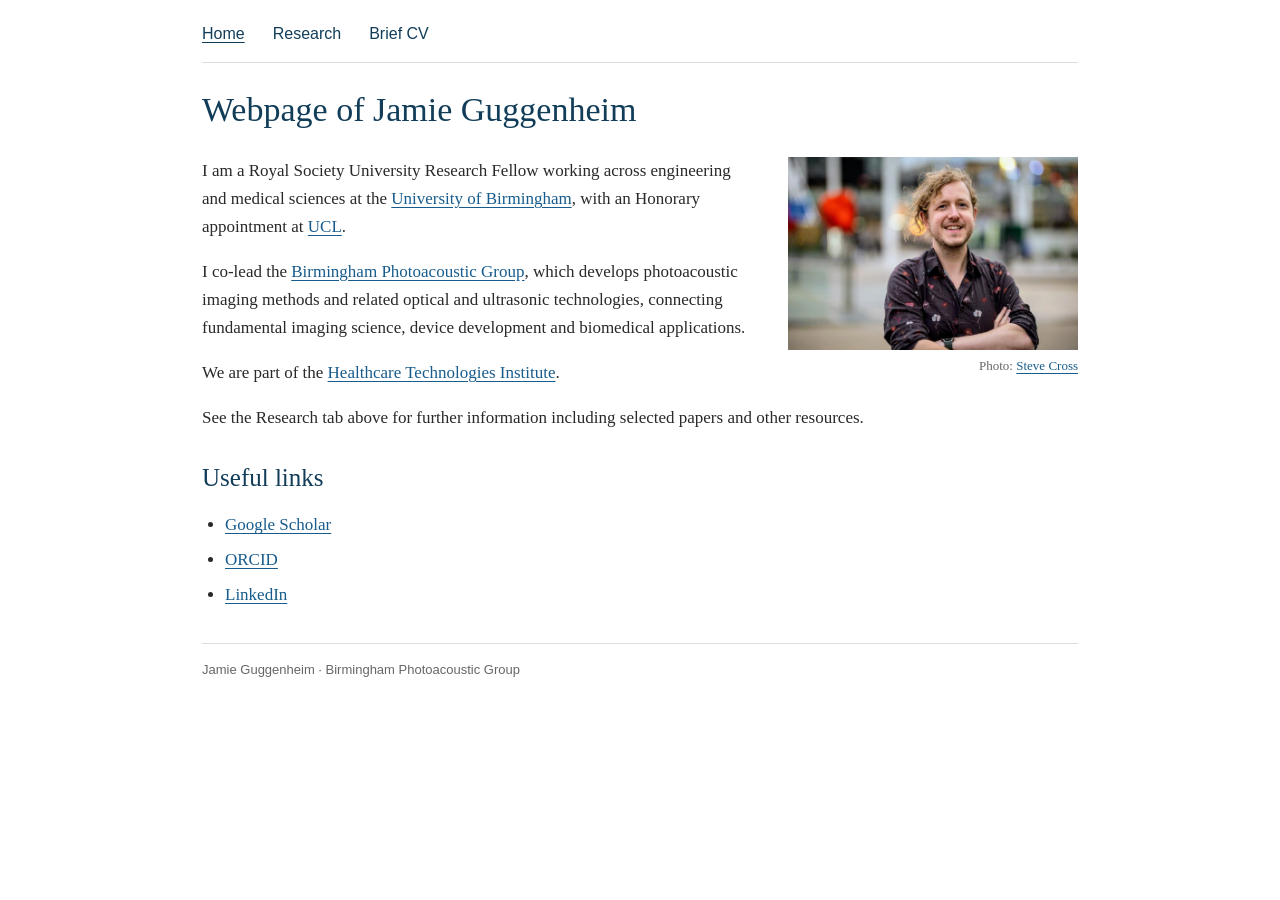
<file: index.html>
<!doctype html>
<html lang="en-GB"><head><meta charset="utf-8"><meta name="viewport" content="width=device-width, initial-scale=1"><title>Home | Jamie Guggenheim</title><meta name="description" content="Jamie Guggenheim's research in photoacoustic imaging, biomedical optics and ultrasound sensing at the University of Birmingham."><link rel="stylesheet" href="style.css"></head>
<body><a class="skip" href="#main">Skip to content</a><div class="page"><nav aria-label="Main navigation"><a href="index.html" aria-current="page">Home</a><a href="research.html">Research</a><a href="cv.html">Brief CV</a></nav><main id="main"><h1>Webpage of Jamie Guggenheim</h1>
<figure class="portrait">
  <img src="portrait.jpeg"
       width="1280" height="853"
       alt="Jamie Guggenheim outside the Exchange in Birmingham">
  <figcaption>Photo: <a href="https://urldefense.com/v3/__https://www.instagram.com/stevecrossphotos/__;!!CF15FET90Tp8!H-sBL_F7ATXK8TRDGfYM4ZEUrLPwi94UE_HD9CR4awwCbK8R5KTqI6JoEt6l0PQeME85OCnywmbUx6drYucRd2MHeF6e59b7b0d01My0$">Steve Cross</a></figcaption>
</figure>
<p>I am a Royal Society University Research Fellow working across engineering and medical sciences at the <a href="https://www.birmingham.ac.uk/staff/profiles/cardiovascular-sciences/guggenheim-jamie">University of Birmingham</a>, with an Honorary appointment at <a href="https://profiles.ucl.ac.uk/40715-james-guggenheim">UCL</a>.</p>
<p>I co-lead the <a href="https://birminghamphotoacousticgroup.co.uk/">Birmingham Photoacoustic Group</a>, which develops photoacoustic imaging methods and related optical and ultrasonic technologies, connecting fundamental imaging science, device development and biomedical applications.</p>
<p>We are part of the <a href="https://www.birmingham.ac.uk/research/centres-institutes/healthcare-technologies">Healthcare Technologies Institute</a>.</p>
<p>See the Research tab above for further information including selected papers and other resources.</p>
<h2>Useful links</h2>
<ul>
    <li><a href="https://scholar.google.com/citations?user=PnWrorUAAAAJ&amp;hl=en">Google Scholar</a></li>
    <li><a href="https://orcid.org/0000-0003-4295-0525">ORCID</a></li>
    <li><a href="https://www.linkedin.com/in/jamie-guggenheim-85398355/?lipi=urn%3Ali%3Apage%3Ad_flagship3_profile_view_base%3Byk0OL6jzSqO9PxOieLCepg%3D%3D">LinkedIn</a>
    </p></main>
<footer>Jamie Guggenheim · Birmingham Photoacoustic Group</footer></div></body></html>
</file>
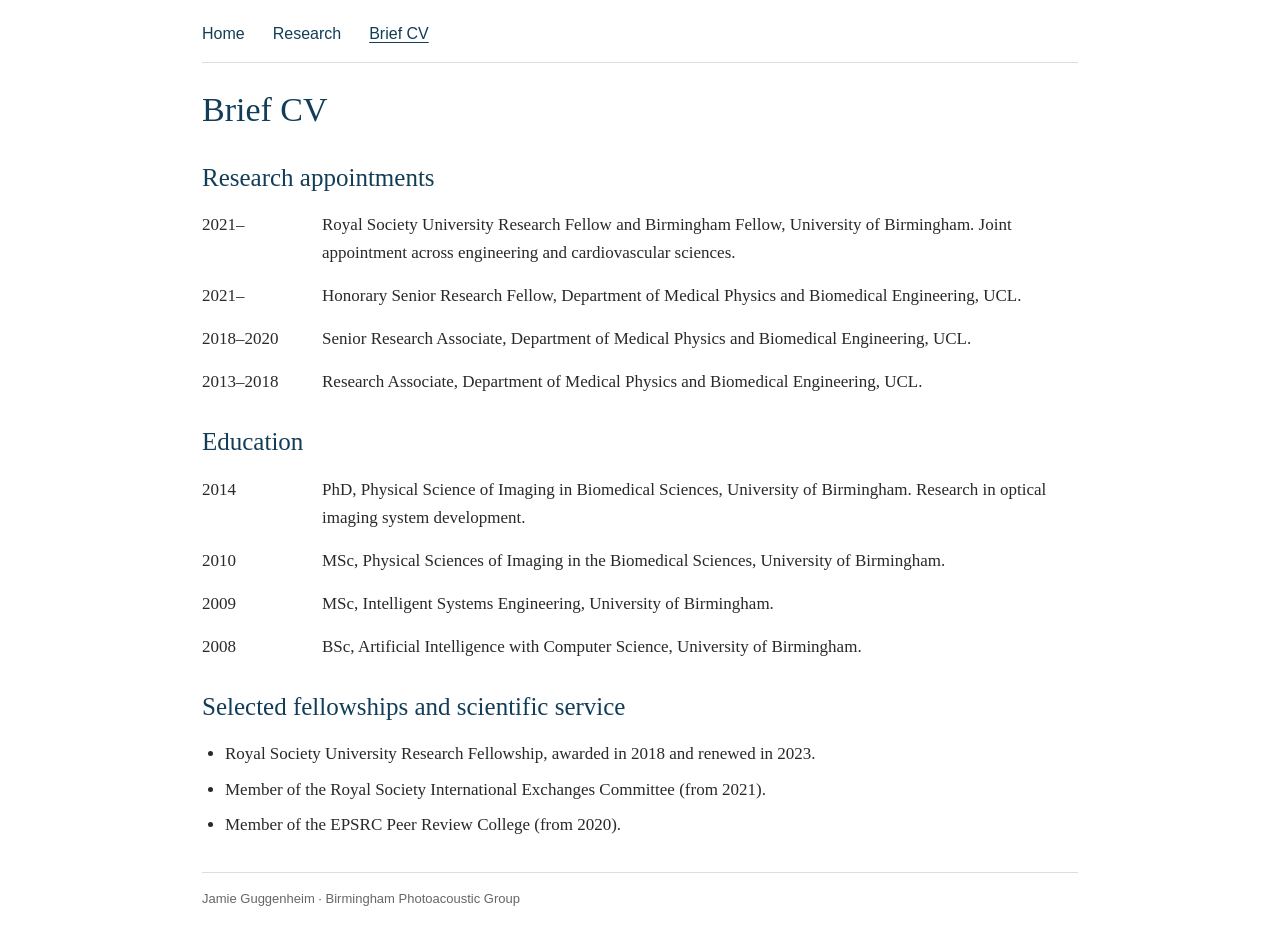
<file: cv.html>
<!doctype html>
<html lang="en-GB"><head><meta charset="utf-8"><meta name="viewport" content="width=device-width, initial-scale=1"><title>Brief CV | Jamie Guggenheim</title><meta name="description" content="Jamie Guggenheim's research in photoacoustic imaging, biomedical optics and ultrasound sensing at the University of Birmingham."><link rel="stylesheet" href="style.css"></head>
<body><a class="skip" href="#main">Skip to content</a><div class="page"><nav aria-label="Main navigation"><a href="index.html">Home</a><a href="research.html">Research</a><a href="cv.html" aria-current="page">Brief CV</a></nav><main id="main"><h1>Brief CV</h1><h2>Research appointments</h2>
<dl><dt>2021–</dt><dd>Royal Society University Research Fellow and Birmingham Fellow, University of Birmingham. Joint appointment across engineering and cardiovascular sciences.</dd><dt>2021–</dt><dd>Honorary Senior Research Fellow, Department of Medical Physics and Biomedical Engineering, UCL.</dd><dt>2018–2020</dt><dd>Senior Research Associate, Department of Medical Physics and Biomedical Engineering, UCL.</dd><dt>2013–2018</dt><dd>Research Associate, Department of Medical Physics and Biomedical Engineering, UCL.</dd></dl>
<h2>Education</h2><dl><dt>2014</dt><dd>PhD, Physical Science of Imaging in Biomedical Sciences, University of Birmingham. Research in optical imaging system development.</dd><dt>2010</dt><dd>MSc, Physical Sciences of Imaging in the Biomedical Sciences, University of Birmingham.</dd><dt>2009</dt><dd>MSc, Intelligent Systems Engineering, University of Birmingham.</dd><dt>2008</dt><dd>BSc, Artificial Intelligence with Computer Science, University of Birmingham.</dd></dl>
<h2>Selected fellowships and scientific service</h2><ul><li>Royal Society University Research Fellowship, awarded in 2018 and renewed in 2023.</li><li>Member of the Royal Society International Exchanges Committee (from 2021).</li><li>Member of the EPSRC Peer Review College (from 2020).</li></ul></main><footer>Jamie Guggenheim · Birmingham Photoacoustic Group</footer></div></body></html>
</file>
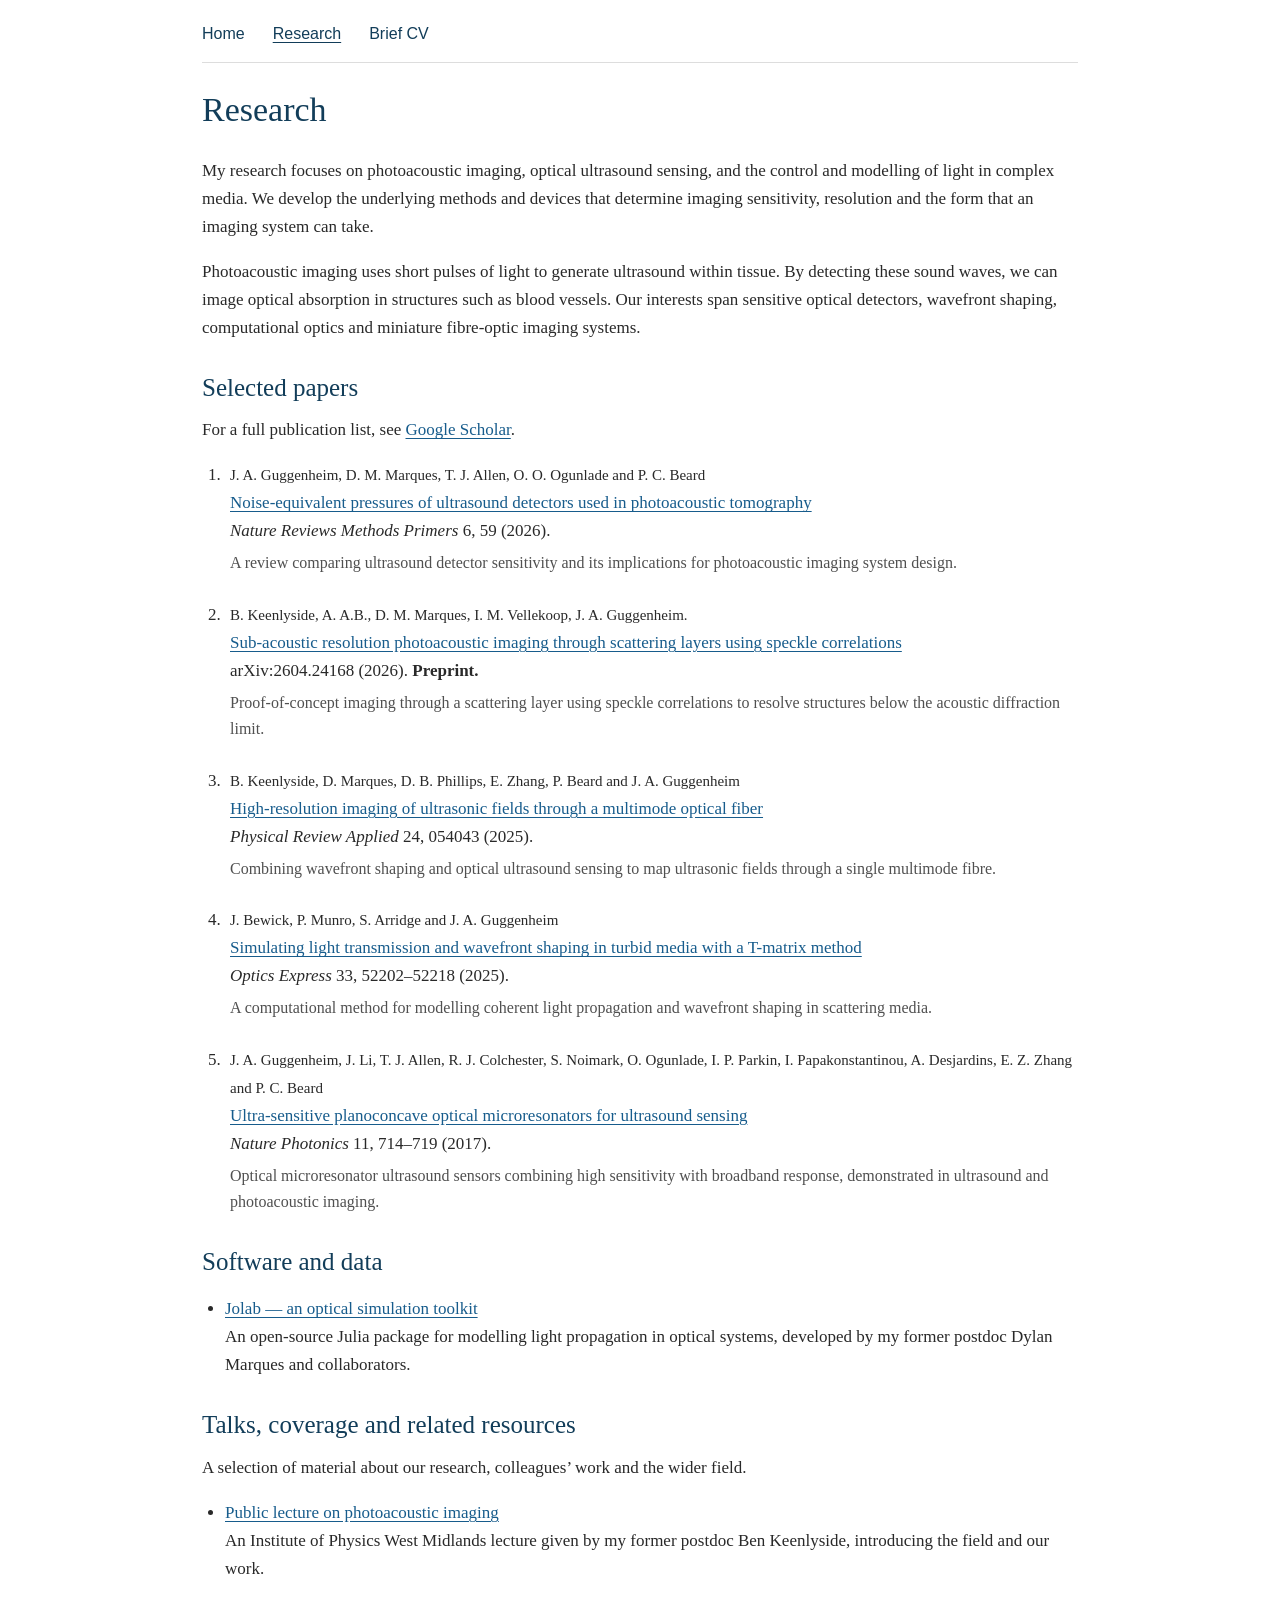
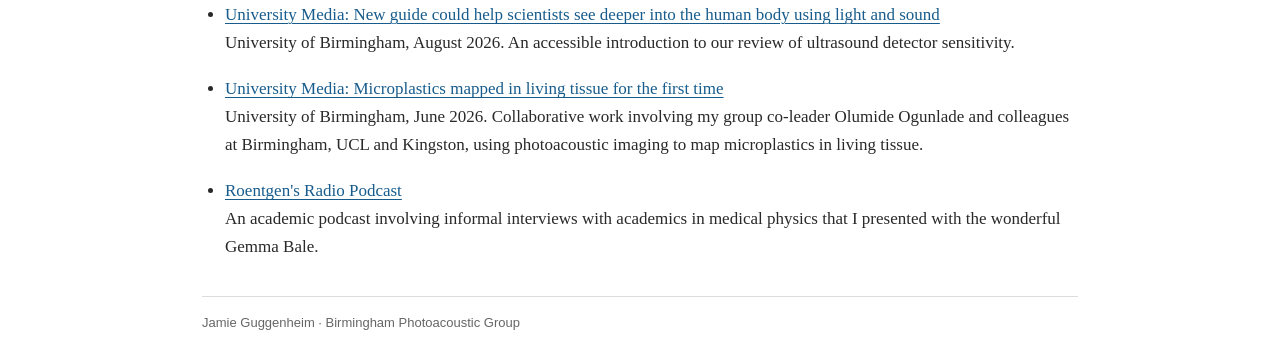
<file: research.html>
<!doctype html>
<html lang="en-GB"><head><meta charset="utf-8"><meta name="viewport" content="width=device-width, initial-scale=1"><title>Research | Jamie Guggenheim</title><meta name="description" content="Jamie Guggenheim's research in photoacoustic imaging, biomedical optics and ultrasound sensing at the University of Birmingham."><link rel="stylesheet" href="style.css"></head>
<body><a class="skip" href="#main">Skip to content</a><div class="page"><nav aria-label="Main navigation"><a href="index.html">Home</a><a href="research.html" aria-current="page">Research</a><a href="cv.html">Brief CV</a></nav><main id="main"><h1>Research</h1>
<p>My research focuses on photoacoustic imaging, optical ultrasound sensing, and the control and modelling of light in complex media. We develop the underlying methods and devices that determine imaging sensitivity, resolution and the form that an imaging system can take.</p>
<p>Photoacoustic imaging uses short pulses of light to generate ultrasound within tissue. By detecting these sound waves, we can image optical absorption in structures such as blood vessels. Our interests span sensitive optical detectors, wavefront shaping, computational optics and miniature fibre-optic imaging systems.</p>
<h2>Selected papers</h2><p>For a full publication list, see <a href="https://scholar.google.com/citations?user=PnWrorUAAAAJ&amp;hl=en">Google Scholar</a>.</p>
<!-- Add papers as additional list items, following the same format. -->
<ol class="papers"><li><span class="authors">J. A. Guggenheim, D. M. Marques, T. J. Allen, O. O. Ogunlade and P. C. Beard</span><br><a href="https://doi.org/10.1038/s43586-026-00510-6">Noise-equivalent pressures of ultrasound detectors used in photoacoustic tomography</a><br><em>Nature Reviews Methods Primers</em> 6, 59 (2026).<p class="explanation">A review comparing ultrasound detector sensitivity and its implications for photoacoustic imaging system design.</p></li>
<li><span class="authors">B. Keenlyside, A. A.B., D. M. Marques, I. M. Vellekoop, J. A. Guggenheim.</span><br><a href="https://arxiv.org/abs/2604.24168">Sub-acoustic resolution photoacoustic imaging through scattering layers using speckle correlations</a><br>arXiv:2604.24168 (2026). <strong>Preprint.</strong><p class="explanation">Proof-of-concept imaging through a scattering layer using speckle correlations to resolve structures below the acoustic diffraction limit.</p></li>
<li><span class="authors">B. Keenlyside, D. Marques, D. B. Phillips, E. Zhang, P. Beard and J. A. Guggenheim</span><br><a href="https://doi.org/10.1103/nrzh-hqsh">High-resolution imaging of ultrasonic fields through a multimode optical fiber</a><br><em>Physical Review Applied</em> 24, 054043 (2025).<p class="explanation">Combining wavefront shaping and optical ultrasound sensing to map ultrasonic fields through a single multimode fibre.</p></li>
<li><span class="authors">J. Bewick, P. Munro, S. Arridge and J. A. Guggenheim</span><br><a href="https://doi.org/10.1364/oe.578630">Simulating light transmission and wavefront shaping in turbid media with a T-matrix method</a><br><em>Optics Express</em> 33, 52202–52218 (2025).<p class="explanation">A computational method for modelling coherent light propagation and wavefront shaping in scattering media.</p></li>
<li><span class="authors">J. A. Guggenheim, J. Li, T. J. Allen, R. J. Colchester, S. Noimark, O. Ogunlade, I. P. Parkin, I. Papakonstantinou, A. Desjardins, E. Z. Zhang and P. C. Beard</span><br><a href="https://doi.org/10.1038/s41566-017-0027-x">Ultra-sensitive planoconcave optical microresonators for ultrasound sensing</a><br><em>Nature Photonics</em> 11, 714–719 (2017).<p class="explanation">Optical microresonator ultrasound sensors combining high sensitivity with broadband response, demonstrated in ultrasound and photoacoustic imaging.</p></li></ol>
<h2>Software and data</h2><ul class="resources">
    <li><a href="https://github.com/DylanMMarques/Jolab.jl">Jolab — an optical simulation toolkit</a>
    <br>An open-source Julia package for modelling light propagation in optical systems, developed by my former postdoc Dylan Marques and collaborators.</li></ul>
<h2>Talks, coverage and related resources</h2><p>A selection of material about our research, colleagues’ work and the wider field.</p>
<!-- Add resources as additional list items. Identify whose work is being described. -->
<ul class="resources"><li><a href="https://youtu.be/DIjcVPkh4AU">Public lecture on photoacoustic imaging</a><br>An Institute of Physics West Midlands lecture given by my former postdoc Ben Keenlyside, introducing the field and our work.</li>
<li><a href="https://www.birmingham.ac.uk/news/2026/new-guide-could-help-scientists-see-deeper-into-the-human-body-using-light-and-sound">University Media: New guide could help scientists see deeper into the human body using light and sound</a><br>University of Birmingham, August 2026. An accessible introduction to our review of ultrasound detector sensitivity.</li>
<li><a href="https://www.birmingham.ac.uk/news/2026/microplastics-mapped-in-living-tissue-for-the-first-time">University Media: Microplastics mapped in living tissue for the first time</a><br>University of Birmingham, June 2026. Collaborative work involving my group co-leader Olumide Ogunlade and colleagues at Birmingham, UCL and Kingston, using photoacoustic imaging to map microplastics in living tissue.</li>
<li><a href="https://soundcloud.com/user-857709813">Roentgen's Radio Podcast</a><br>An academic podcast involving informal interviews with academics in medical physics that I presented with the wonderful Gemma Bale.</li>
</ul></main><footer>Jamie Guggenheim · Birmingham Photoacoustic Group</footer></div></body></html>
</file>
<file: style.css>
* { box-sizing: border-box; }
body { margin: 0; color: #292929; background: #fff; font: 17px/1.65 Georgia, "Times New Roman", serif; }
.page { max-width: 940px; margin: auto; padding: 0 32px; }
nav { display: flex; flex-wrap: wrap; gap: 28px; padding: 22px 0 16px; border-bottom: 1px solid #ddd; font: 16px/1.5 Arial, sans-serif; }
a { color: #175c8c; text-underline-offset: 3px; }
nav a { text-decoration: none; } nav a[aria-current="page"], nav a:hover { text-decoration: underline; }
a:focus-visible { outline: 3px solid #b87920; outline-offset: 4px; }
main { padding: 26px 0 16px; min-height: 60vh; }
h1 { font-size: 34px; font-weight: normal; line-height: 1.25; margin: 0 0 25px; }
h2 { clear: both; font-size: 25px; font-weight: normal; margin: 30px 0 12px; line-height: 1.3; }
p { margin: 0 0 17px; } ul, ol { padding-left: 23px; } li { margin-bottom: 7px; }
.portrait { float: right; width: 290px; height: auto; margin: 0 0 20px 30px; }
.papers li { padding-left: 5px; margin-bottom: 24px; } .authors { font-size: 15px; } .explanation { margin: 5px 0 0; color: #505050; font-size: 16px; }
.resources li { margin-bottom: 18px; } dt { float: left; width: 105px; } dd { margin: 0 0 15px 120px; }
footer { clear: both; border-top: 1px solid #ddd; padding: 16px 0 24px; font: 13px/1.6 Arial, sans-serif; color: #666; }
.skip { position: absolute; left: -9999px; } .skip:focus { left: 10px; top: 5px; background: white; padding: 8px; }
@media(max-width: 620px) { .page { padding: 0 22px; } .portrait { float: none; display: block; width: min(100%, 340px); margin: 0 0 22px; } h1 { font-size: 30px; } dt { float: none; width: auto; font-weight: bold; } dd { margin-left: 0; } }

h1, h2 {
  color:#123d59;
}

nav a {
  color: #123d59;
}

.portrait img {
  display: block;
  width: 100%;
  height: auto;
}

.portrait figcaption {
  margin-top: 5px;
  font-size: 13px;
  color: #666;
  text-align: right;
}
</file>
